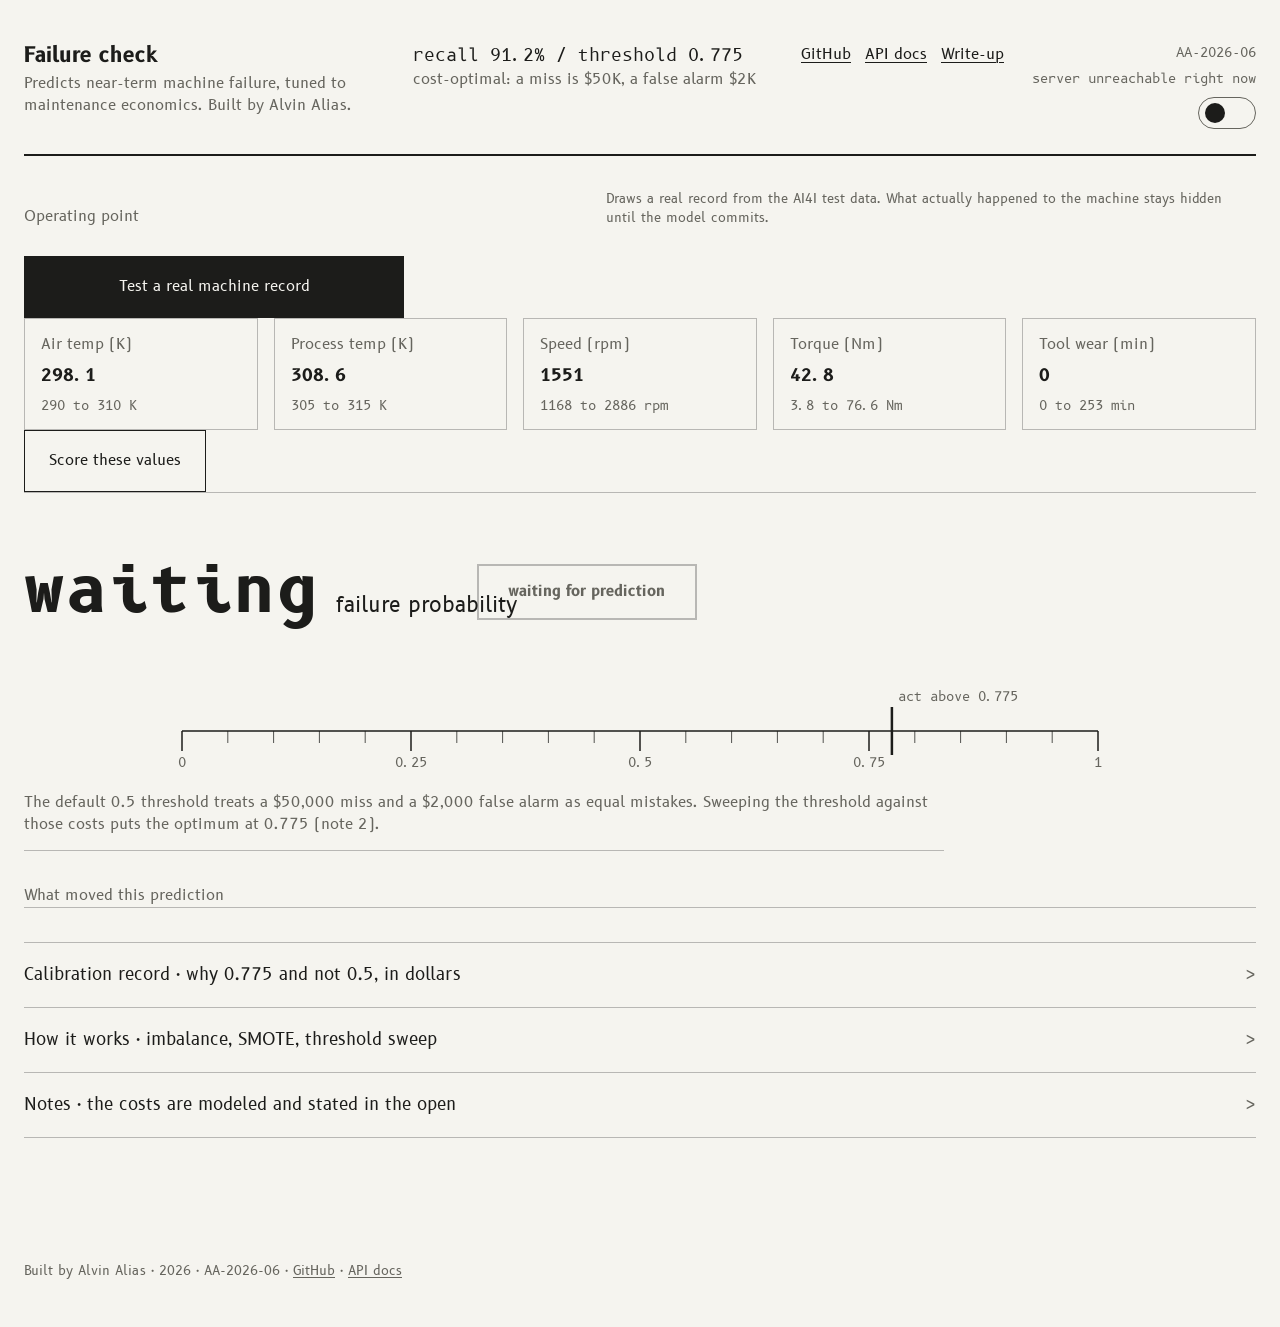
<file: frontend/index.html>
<!DOCTYPE html>
<html lang="en">
<head>
  <meta charset="UTF-8" />
  <meta name="viewport" content="width=device-width, initial-scale=1.0" />
  <title>Failure check · cost-tuned machine failure prediction</title>
  <script>
    (function () {
      try {
        var match = document.cookie.match(/(?:^|; )mode=(light|dark)/);
        var stored = match ? match[1] : localStorage.getItem('mode');
        var fallback = window.matchMedia('(prefers-color-scheme: dark)').matches ? 'night' : 'day';
        var theme = stored === 'dark' ? 'night' : stored === 'light' ? 'day' : fallback;
        document.documentElement.setAttribute('data-theme', theme);
      } catch (error) {
        document.documentElement.setAttribute('data-theme', 'day');
      }
    })();
  </script>
  <link rel="preconnect" href="https://fonts.googleapis.com">
  <link rel="preconnect" href="https://fonts.gstatic.com" crossorigin>
  <link href="https://fonts.googleapis.com/css2?family=B612:wght@400;700&family=B612+Mono:wght@400;700&display=swap" rel="stylesheet">
  <link rel="stylesheet" href="style.css?v=20260705c" />
</head>
<body>
  <header class="nameplate">
    <div class="nameplate-main">
      <div class="nameplate-title">
        <h1>Failure check</h1>
        <p>Predicts near-term machine failure, tuned to maintenance economics. Built by Alvin Alias.</p>
      </div>
      <div class="governing-number">
        <div class="mono">recall 91.2% / threshold 0.775</div>
        <p>cost-optimal: a miss is $50K, a false alarm $2K</p>
      </div>
      <nav class="nameplate-links" aria-label="Project links">
        <a href="https://github.com/aalias01/industrial-failure-classification">GitHub</a>
        <a href="https://alvinalias-portfolio-ml-api.hf.space/industrial/docs">API docs</a>
        <a href="https://alvinalias.com/notes/posts/threshold-economics.html">Write-up</a>
      </nav>
      <div class="nameplate-meta">
        <div class="series mono">AA-2026-06</div>
        <div id="api-status" class="status-line mono" aria-live="polite">model waking, first run may take up to a minute</div>
        <button id="mode-toggle" class="mode-toggle" type="button" aria-label="Switch to dark mode" aria-pressed="false">
          <span class="mode-track">
            <span class="toggle-knob" aria-hidden="true"></span>
          </span>
        </button>
      </div>
    </div>
    <div id="compact-warmup" class="compact-warmup hidden" aria-live="polite"></div>
  </header>

  <main class="instrument">
    <section class="faceplate" aria-labelledby="inputs-title">
      <div class="section-head">
        <h2 id="inputs-title">Operating point</h2>
        <p>Draws a real record from the AI4I test data. What actually happened to the machine stays hidden until the model commits.</p>
      </div>

      <div class="run-row">
        <button id="known-run" class="primary-button" type="button">Test a real machine record</button>
        <div id="run-log" class="run-log mono" aria-live="polite"></div>
      </div>

      <details class="manual-values mobile-disclosure" data-mobile-disclosure open>
        <summary>Set the values yourself</summary>
        <div class="mobile-disclosure__body">
          <div class="input-grid">
            <label class="input-cell">
              <span>Air temp (K)</span>
              <input id="air_temp" name="air_temperature_k" type="number" min="290" max="310" step="0.1" value="298.1" />
              <small class="mono">290 to 310 K</small>
            </label>
            <label class="input-cell">
              <span>Process temp (K)</span>
              <input id="proc_temp" name="process_temperature_k" type="number" min="305" max="315" step="0.1" value="308.6" />
              <small class="mono">305 to 315 K</small>
            </label>
            <label class="input-cell">
              <span>Speed (rpm)</span>
              <input id="rpm" name="rotational_speed_rpm" type="number" min="1168" max="2886" step="1" value="1551" />
              <small class="mono">1168 to 2886 rpm</small>
            </label>
            <label class="input-cell">
              <span>Torque (Nm)</span>
              <input id="torque" name="torque_nm" type="number" min="3.8" max="76.6" step="0.1" value="42.8" />
              <small class="mono">3.8 to 76.6 Nm</small>
            </label>
            <label class="input-cell">
              <span>Tool wear (min)</span>
              <input id="wear" name="tool_wear_min" type="number" min="0" max="253" step="1" value="0" />
              <small class="mono">0 to 253 min</small>
            </label>
          </div>
          <button id="manual-run" class="secondary-button" type="button">Score these values</button>
        </div>
      </details>
    </section>

    <section class="verdict" aria-labelledby="verdict-title">
      <div class="verdict-band">
        <div class="probability-block">
          <div id="probability-value" class="probability-value mono" title="API field: failure_probability">waiting</div>
          <h2 id="verdict-title">failure probability</h2>
        </div>
        <div id="verdict-stamp" class="verdict-stamp">waiting for prediction</div>
        <div id="cost-line" class="cost-line hidden"></div>
      </div>

      <div id="full-warmup" class="full-warmup hidden" aria-live="polite"></div>
      <div id="error-block" class="error-block hidden" role="alert"></div>

      <div id="probability-scale" class="scale-shell" aria-label="Failure probability scale"></div>
      <details class="threshold-context mobile-disclosure" data-mobile-disclosure open>
        <summary>Why the threshold is 0.775</summary>
        <p class="mobile-disclosure__body">The default 0.5 threshold treats a $50,000 miss and a $2,000 false alarm as equal mistakes. Sweeping the threshold against those costs puts the optimum at 0.775 (note 2).</p>
      </details>

      <div id="truth-line" class="truth-line hidden"></div>
    </section>

    <details class="deflection mobile-disclosure" data-mobile-disclosure open>
      <summary>What moved this prediction</summary>
      <section class="mobile-disclosure__body" aria-labelledby="deflection-title">
        <h2 id="deflection-title">What moved this prediction</h2>
        <div id="shap-table" class="shap-table"></div>
      </section>
    </details>

    <section class="folds" aria-label="Project record">
      <details>
        <summary>Calibration record · why 0.775 and not 0.5, in dollars</summary>
        <div class="fold-content">
          <div id="sweep-panel" class="sweep-panel hidden">
            <div class="cost-controls">
              <label>
                <span>cost of a missed failure</span>
                <input id="fn-cost" type="number" min="0" step="1000" value="50000" />
              </label>
              <label>
                <span>cost of a false alarm</span>
                <input id="fp-cost" type="number" min="0" step="100" value="2000" />
              </label>
            </div>
            <div id="cost-curve" class="cost-curve"></div>
            <p id="sweep-optimum" class="mono">at these costs the best threshold is 0.775</p>
            <p>curve computed from the real test-set counts shipped with this page; at $50,000 and $2,000 the optimum is 0.775</p>
          </div>
          <div id="sweep-fallback" class="sweep-fallback hidden">
            <p>The default 0.5 threshold treats a $50,000 miss and a $2,000 false alarm as equal mistakes. Sweeping the threshold against those costs puts the optimum at 0.775 (note 2).</p>
          </div>
          <table class="calibration-table">
            <tbody>
              <tr><th>Recall 91.2% at threshold 0.775</th><td>62 of 68 test-set failures caught, 6 missed, 83 false alarms</td></tr>
              <tr><th>PR-AUC 0.841</th><td>XGBoost with SMOTE and class weighting</td></tr>
              <tr><th>ROC-AUC 0.979</th><td>held-out test set</td></tr>
              <tr><th>Baselines</th><td>random forest PR-AUC 0.820, logistic regression 0.455</td></tr>
              <tr><th>Class balance</th><td>Failures are 3.4% of records; accuracy is meaningless here and is not reported</td></tr>
            </tbody>
          </table>
        </div>
      </details>
      <details>
        <summary>How it works · imbalance, SMOTE, threshold sweep</summary>
        <div class="fold-content">
          <p>Failures are rare and expensive, so the work is in the imbalance and the economics: SMOTE plus class weighting for recall, then a threshold sweep that minimizes modeled total cost instead of maximizing F1; the strongest SHAP factors are torque, wear, and speed, which matches the mechanics.</p>
        </div>
      </details>
      <details>
        <summary>Notes · the costs are modeled and stated in the open</summary>
        <div class="fold-content">
          <ol class="notes-list">
            <li>This ML demo sleeps after extended inactivity. First wake can take a moment; runs after that are quick.</li>
            <li>The $50,000 and $2,000 figures are modeled costs, chosen to represent unplanned downtime against a scheduled maintenance call; change the costs and the optimal threshold moves. The sweep is in the repo.</li>
            <li>Known records are drawn from the AI4I 2020 dataset with their recorded outcomes; misses and false alarms print as plainly as catches.</li>
            <li>This model classifies near-term failure; the turbofan page estimates remaining life. Same domain, different question.</li>
          </ol>
        </div>
      </details>
    </section>
  </main>

  <footer class="footer">
    Built by Alvin Alias · 2026 · AA-2026-06 · <a href="https://github.com/aalias01/industrial-failure-classification">GitHub</a> · <a href="https://alvinalias-portfolio-ml-api.hf.space/industrial/docs">API docs</a>
  </footer>

  <script>window.INDUSTRIAL_FAILURE_API_BASE = 'https://alvinalias-portfolio-ml-api.hf.space/industrial';</script>
  <script src="mobile-disclosures.js"></script>
  <script src="app.js?v=20260705b"></script>
</body>
</html>
</file>
<file: frontend/style.css>
:root {
  --paper: #f5f4ef;
  --ink: #1c1c1a;
  --ink-2: #66655e;
  --red: #a8301f;
  --line: rgba(28, 28, 26, 0.28);
  --hatch: rgba(28, 28, 26, 0.12);
}

:root[data-theme="night"] {
  --paper: #201f1c;
  --ink: #eae7df;
  --ink-2: #a3a096;
  --red: #e57458;
  --line: rgba(234, 231, 223, 0.28);
  --hatch: rgba(234, 231, 223, 0.12);
}

* {
  box-sizing: border-box;
}

html {
  background: var(--paper);
  color: var(--ink);
  color-scheme: light;
}

html[data-theme="night"] {
  color-scheme: dark;
}

body {
  margin: 0;
  min-height: 100vh;
  background: var(--paper);
  color: var(--ink);
  font-family: "B612", Arial, sans-serif;
  font-size: 15px;
  line-height: 1.45;
}

button,
input {
  font: inherit;
}

a {
  color: var(--ink);
  text-decoration-thickness: 1px;
  text-underline-offset: 0.18em;
}

a:hover {
  text-decoration-thickness: 2px;
}

.mono,
input {
  font-family: "B612 Mono", monospace;
}

.hidden {
  display: none !important;
}

.nameplate,
.instrument,
.footer {
  width: min(100% - 48px, 1440px);
  margin: 0 auto;
}

.nameplate {
  padding: 44px 0 24px;
  border-bottom: 2.5px solid var(--ink);
}

.nameplate-main {
  display: grid;
  grid-template-columns: minmax(260px, 1fr) 360px auto auto;
  gap: 28px;
  align-items: start;
}

.nameplate h1 {
  margin: 0 0 6px;
  font-size: 21px;
  line-height: 1.1;
}

.nameplate p {
  margin: 0;
  color: var(--ink-2);
}

.governing-number .mono {
  font-size: 17px;
  white-space: nowrap;
}

.governing-number {
  min-width: 360px;
}

.nameplate-links {
  display: flex;
  gap: 14px;
  align-items: center;
  white-space: nowrap;
}

.nameplate-meta {
  display: grid;
  gap: 8px;
  justify-items: end;
}

.series,
.status-line {
  font-size: 12.5px;
  color: var(--ink-2);
}

.mode-toggle {
  display: inline-flex;
  align-items: center;
  gap: 10px;
  min-height: 34px;
  padding: 0;
  border: 0;
  background: transparent;
  color: var(--ink-2);
  cursor: pointer;
}

.mode-track {
  position: relative;
  width: 58px;
  height: 32px;
  border: 1.5px solid var(--ink-2);
  border-radius: 999px;
}

.toggle-knob {
  position: absolute;
  top: 5px;
  left: 6px;
  width: 20px;
  height: 20px;
  border-radius: 50%;
  background: var(--ink);
  transition: transform 180ms ease;
}

html[data-theme="night"] .toggle-knob {
  transform: translateX(25px);
}

.instrument {
  padding: 34px 0 54px;
}

.faceplate,
.verdict,
.deflection,
.folds {
  margin: 0 0 34px;
}

.section-head {
  display: flex;
  justify-content: space-between;
  gap: 24px;
  align-items: end;
  margin-bottom: 14px;
}

h2 {
  margin: 0;
  font-size: 21px;
  font-weight: 400;
}

.section-head h2 {
  font-size: 15px;
  color: var(--ink-2);
}

.section-head p {
  max-width: 650px;
  margin: 0;
  color: var(--ink-2);
  font-size: 13px;
}

.input-grid {
  display: grid;
  grid-template-columns: repeat(5, minmax(0, 1fr));
  gap: 16px;
}

.input-cell {
  display: grid;
  min-height: 112px;
  padding: 15px 16px 13px;
  border: 1.5px solid var(--line);
  align-content: start;
  gap: 8px;
}

.input-cell span {
  color: var(--ink-2);
}

.input-cell input {
  width: 100%;
  min-width: 0;
  padding: 0;
  border: 0;
  border-bottom: 1px solid transparent;
  background: transparent;
  color: var(--ink);
  font-size: 17px;
  font-weight: 700;
  outline: none;
}

.input-cell input:focus {
  border-bottom-color: var(--ink);
}

.input-cell small {
  color: var(--ink-2);
  font-size: 12.5px;
}

.run-row {
  display: grid;
  grid-template-columns: minmax(220px, 380px) minmax(200px, 280px) 1fr;
  gap: 18px;
  align-items: center;
  margin-top: 28px;
}

.primary-button,
.secondary-button {
  min-height: 62px;
  padding: 0 24px;
  border-radius: 0;
  cursor: pointer;
}

.primary-button {
  border: 1.5px solid var(--ink);
  background: var(--ink);
  color: var(--paper);
}

.secondary-button {
  border: 1.5px solid var(--ink);
  background: var(--paper);
  color: var(--ink);
}

button:disabled {
  cursor: wait;
  background-image:
    repeating-linear-gradient(
      45deg,
      transparent 0,
      transparent 6px,
      var(--hatch) 6px,
      var(--hatch) 12px
    );
}

button:focus,
input:focus,
summary:focus {
  outline: 2px solid var(--ink);
  outline-offset: 2px;
}

.run-log {
  min-height: 42px;
  color: var(--ink-2);
  font-size: 13px;
}

.run-log div + div {
  margin-top: 3px;
}

.verdict {
  padding-top: 6px;
}

.verdict-band {
  display: grid;
  grid-template-columns: minmax(260px, 0.8fr) auto 1fr;
  gap: 28px;
  align-items: center;
  min-height: 118px;
}

.probability-block {
  display: flex;
  gap: 18px;
  align-items: baseline;
  min-width: 0;
}

.probability-value {
  font-size: clamp(2.5rem, 6vw, 4rem);
  line-height: 1;
  font-weight: 700;
  letter-spacing: 0;
  white-space: nowrap;
}

.probability-block h2 {
  font-size: 21px;
  white-space: nowrap;
}

.verdict-stamp {
  min-width: 220px;
  padding: 15px 24px;
  border: 2.5px solid var(--line);
  color: var(--ink-2);
  text-align: center;
  font-weight: 700;
}

.verdict-stamp.is-high {
  border-color: var(--red);
  color: var(--red);
}

.cost-line {
  color: var(--red);
  font-size: 17px;
}

.scale-shell {
  width: 100%;
  min-height: 124px;
  margin-top: 10px;
}

.scale-shell svg {
  display: block;
  width: 100%;
  height: 124px;
  overflow: visible;
}

.scale-line,
.scale-tick,
.scale-limit,
.scale-marker,
.scale-zone-line,
.warm-line,
.warm-tick,
.curve-line {
  vector-effect: non-scaling-stroke;
}

.scale-line,
.scale-tick,
.warm-line,
.warm-tick {
  stroke: var(--ink);
  stroke-width: 1.5;
}

.scale-minor {
  stroke: var(--ink);
  stroke-width: 1;
  opacity: 0.75;
}

.scale-limit {
  stroke: var(--ink);
  stroke-width: 2.5;
}

.scale-marker {
  fill: var(--ink);
}

.scale-marker.is-high {
  fill: var(--red);
}

.scale-label,
.scale-zone-label,
.warm-label,
.curve-label {
  fill: var(--ink-2);
  font-family: "B612 Mono", monospace;
  font-size: 12.5px;
}

.threshold-context {
  max-width: 920px;
  margin: -8px 0 22px;
  color: var(--ink-2);
}

.truth-line {
  padding-top: 18px;
  border-top: 1px solid var(--line);
  font-size: 17px;
}

.truth-line.is-missed {
  color: var(--red);
}

.deflection {
  display: grid;
  grid-template-columns: minmax(220px, 330px) 1fr;
  gap: 36px;
  align-items: start;
}

.deflection > .mobile-disclosure__body {
  display: contents;
}

.deflection h2 {
  font-size: 15px;
  color: var(--ink-2);
}

.shap-table {
  display: grid;
  gap: 10px;
}

.shap-row {
  display: grid;
  grid-template-columns: minmax(150px, 240px) minmax(220px, 1fr) 88px;
  gap: 14px;
  align-items: center;
}

.shap-name {
  min-width: 0;
}

.shap-name small {
  display: block;
  color: var(--ink-2);
  font-size: 12.5px;
}

.shap-bar {
  position: relative;
  height: 24px;
}

.shap-zero {
  position: absolute;
  top: 0;
  bottom: 0;
  left: 50%;
  width: 2.5px;
  background: var(--ink);
}

.shap-fill {
  position: absolute;
  top: 5px;
  height: 14px;
  border: 1.5px solid var(--ink);
  background: var(--ink);
}

.shap-fill.negative {
  background: transparent;
}

.shap-value {
  text-align: right;
}

.folds {
  display: grid;
  border-top: 1px solid var(--line);
}

details {
  border-bottom: 1px solid var(--line);
}

summary {
  display: flex;
  min-height: 64px;
  align-items: center;
  justify-content: space-between;
  gap: 20px;
  list-style: none;
  cursor: pointer;
  font-size: 17px;
}

summary::-webkit-details-marker {
  display: none;
}

summary::after {
  content: ">";
  color: var(--ink-2);
  font-family: "B612 Mono", monospace;
}

details[open] summary::after {
  content: "v";
}

.fold-content {
  padding: 0 0 24px;
  color: var(--ink);
}

.fold-content p {
  max-width: 900px;
  margin: 0 0 16px;
}

.cost-controls {
  display: grid;
  grid-template-columns: repeat(2, minmax(220px, 280px));
  gap: 16px;
  margin-bottom: 16px;
}

.cost-controls label {
  display: grid;
  gap: 6px;
  color: var(--ink-2);
}

.cost-controls input {
  width: 100%;
  padding: 10px 12px;
  border: 1.5px solid var(--line);
  background: transparent;
  color: var(--ink);
}

.cost-curve {
  min-height: 190px;
  margin-bottom: 8px;
}

.cost-curve svg {
  display: block;
  width: 100%;
  height: 190px;
}

.curve-line {
  fill: none;
  stroke: var(--ink);
  stroke-width: 1.5;
}

.curve-grid {
  stroke: var(--line);
  stroke-width: 1;
}

.curve-marker {
  fill: var(--ink);
}

.calibration-table {
  width: 100%;
  margin-top: 18px;
  border-collapse: collapse;
}

.calibration-table th,
.calibration-table td {
  padding: 11px 0;
  border-top: 1px solid var(--line);
  text-align: left;
  vertical-align: top;
  font-size: 13px;
}

.calibration-table th {
  width: 42%;
  padding-right: 24px;
  font-weight: 700;
}

.notes-list {
  margin: 0;
  padding-left: 22px;
}

.notes-list li {
  margin-bottom: 10px;
}

.error-block {
  margin: 8px 0 20px;
  padding: 14px 16px;
  border: 2.5px solid var(--red);
  color: var(--red);
}

.error-detail {
  margin-top: 6px;
  font-size: 13px;
}

.compact-warmup,
.full-warmup {
  margin-top: 14px;
  color: var(--ink-2);
}

.full-warmup {
  margin-bottom: 18px;
}

.warmup-meter {
  display: grid;
  grid-template-columns: 1fr auto;
  gap: 18px;
  align-items: center;
}

.compact-warmup .warmup-meter {
  grid-template-columns: minmax(180px, 320px) auto;
}

.warm-number {
  display: grid;
  gap: 2px;
  justify-items: end;
}

.warm-value {
  color: var(--ink);
  font-family: "B612 Mono", monospace;
  font-size: 21px;
  font-weight: 700;
}

.warm-number.is-overrun .warm-value,
.warm-number.is-overrun .warm-caption {
  color: var(--red);
}

.warm-caption,
.warm-log {
  font-family: "B612 Mono", monospace;
  font-size: 12.5px;
  color: var(--ink-2);
}

.warm-log {
  grid-column: 1 / -1;
}

.footer {
  padding: 36px 0 46px;
  color: var(--ink-2);
  font-size: 13px;
}

.footer a {
  color: var(--ink-2);
}

@media (prefers-reduced-motion: reduce) {
  *,
  *::before,
  *::after {
    transition: none !important;
    scroll-behavior: auto !important;
  }
}

@media (max-width: 980px) {
  .nameplate-main {
    grid-template-columns: 1fr 1fr;
  }

  .nameplate-meta {
    justify-items: start;
  }

  .input-grid {
    grid-template-columns: repeat(2, minmax(0, 1fr));
  }

  .run-row,
  .verdict-band,
  .deflection {
    grid-template-columns: 1fr;
  }

  .probability-block {
    align-items: end;
  }

  .shap-row {
    grid-template-columns: 1fr;
    gap: 6px;
  }

  .shap-value {
    text-align: left;
  }
}

@media (max-width: 640px) {
  .nameplate,
  .instrument,
  .footer {
    width: min(100% - 28px, 1440px);
  }

  .nameplate {
    padding-top: 28px;
  }

  .nameplate-main,
  .cost-controls,
  .warmup-meter,
  .compact-warmup .warmup-meter {
    grid-template-columns: 1fr;
  }

  .nameplate-links {
    flex-wrap: wrap;
  }

  .nameplate-links a,
  .mode-toggle { min-height: 44px; }

  .input-cell {
    min-height: 102px;
  }

  .run-row {
    gap: 12px;
  }

  .primary-button,
  .secondary-button {
    width: 100%;
  }

  .probability-block {
    display: grid;
    gap: 8px;
  }

  .probability-block h2 {
    white-space: normal;
  }

  .verdict-stamp {
    min-width: 0;
  }

  summary {
    font-size: 15px;
  }

  .mobile-disclosure {
    border-top: 1px solid var(--line);
    border-bottom: 1px solid var(--line);
    margin-block: 12px;
  }

  .mobile-disclosure > summary {
    align-items: center;
    cursor: pointer;
    display: flex;
    font-weight: 700;
    justify-content: space-between;
    list-style: none;
    min-height: 48px;
    padding: 4px 0;
  }

  .mobile-disclosure > summary::-webkit-details-marker { display: none; }
  .mobile-disclosure > summary::after { content: "+"; font-family: "B612 Mono", monospace; }
  .mobile-disclosure[open] > summary::after { content: "−"; }
  .mobile-disclosure > .mobile-disclosure__body { padding: 4px 0 16px; }
  .deflection > .mobile-disclosure__body { display: block; }
  .manual-values .secondary-button { margin-top: 12px; }
}

@media (min-width: 641px) {
  .mobile-disclosure > summary { display: none; }
}
</file>
